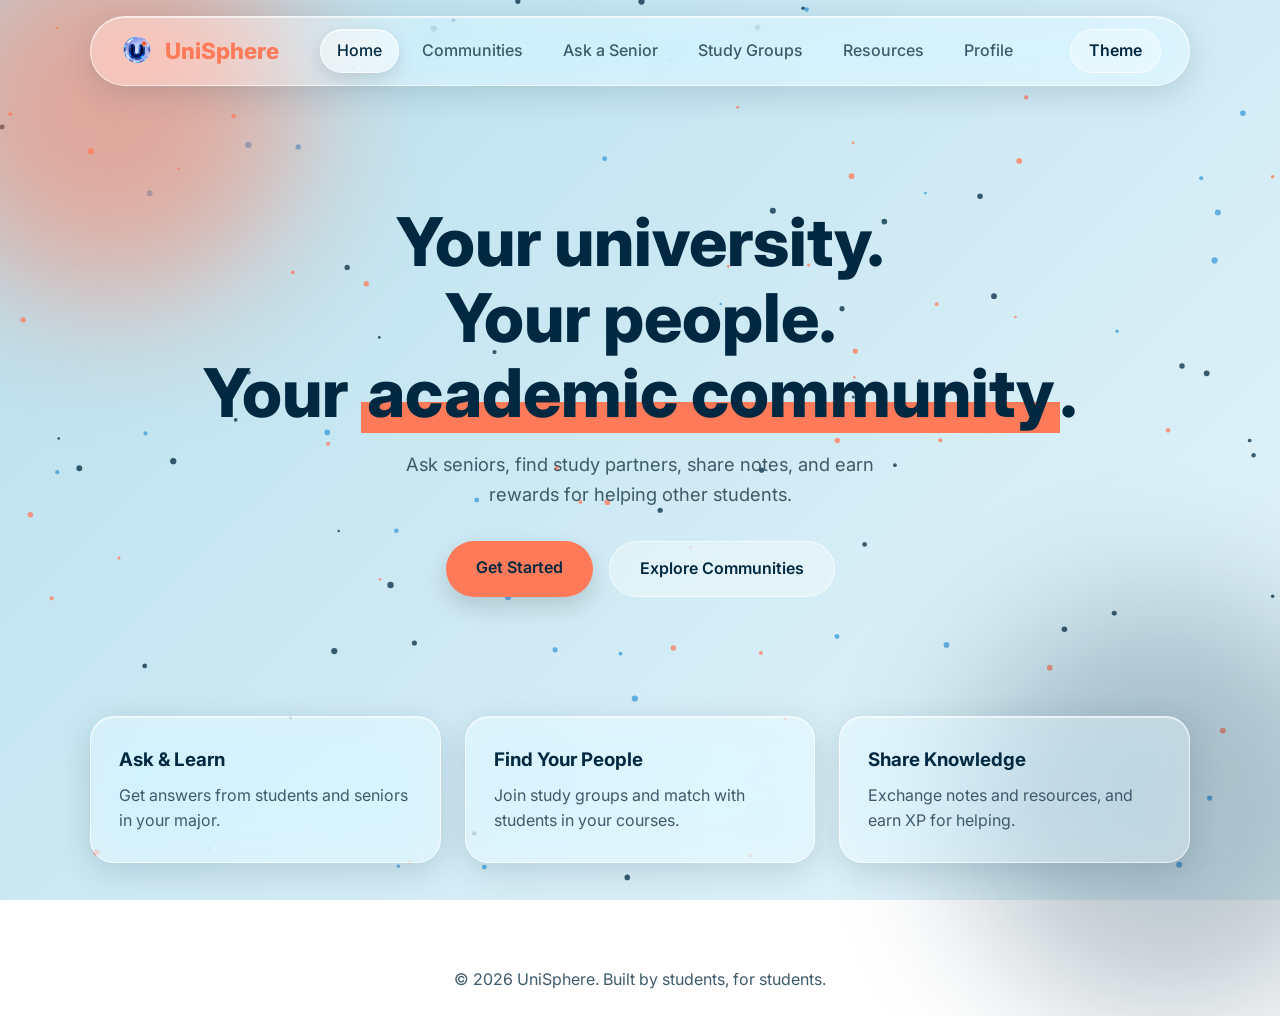
<file: index.html>
<!DOCTYPE html>
<html lang="en" data-theme="sky">
<head>
  <meta charset="UTF-8">
  <meta name="viewport" content="width=device-width, initial-scale=1.0">
  <title>UniSphere | Student Academic Community</title>
  <link rel="preconnect" href="https://fonts.googleapis.com">
  <link rel="preconnect" href="https://fonts.gstatic.com" crossorigin>
  <link href="https://fonts.googleapis.com/css2?family=Inter:wght@400;500;600;700;800&display=swap" rel="stylesheet">
  <link rel="stylesheet" href="css/style.css">
</head>
<body>

  <div class="blob blob-1"></div>
  <div class="blob blob-2"></div>

  <header class="navbar glass">
    <a href="index.html" class="logo">
      <img src="images/logo1.png" alt="UniSphere logo">
      <span class="logo-text">Uni<span>Sphere</span></span>
    </a>
    <nav>
      <a href="index.html" class="active">Home</a>
      <a href="communities.html">Communities</a>
      <a href="ask.html">Ask a Senior</a>
      <a href="groups.html">Study Groups</a>
      <a href="resources.html">Resources</a>
      <a href="profile.html">Profile</a>
    </nav>
    <button id="themeToggle" class="theme-btn" aria-label="Switch theme">Theme</button>
  </header>

  <main>
    <section class="hero">
      <h1>Your university.<br>Your people.<br>Your <span class="highlight">academic community</span>.</h1>
      <p>Ask seniors, find study partners, share notes, and earn rewards for helping other students.</p>
      <div class="hero-buttons">
        <a href="profile.html" class="btn btn-primary">Get Started</a>
        <a href="communities.html" class="btn btn-glass">Explore Communities</a>
      </div>
    </section>

    <section class="features">
      <article class="card glass">
        <h3>Ask &amp; Learn</h3>
        <p>Get answers from students and seniors in your major.</p>
      </article>
      <article class="card glass">
        <h3>Find Your People</h3>
        <p>Join study groups and match with students in your courses.</p>
      </article>
      <article class="card glass">
        <h3>Share Knowledge</h3>
        <p>Exchange notes and resources, and earn XP for helping.</p>
      </article>
    </section>
  </main>

  <footer class="footer">
    <p>&copy; 2026 UniSphere. Built by students, for students.</p>
  </footer>

  <script src="js/main.js"></script>
</body>
</html>
</file>
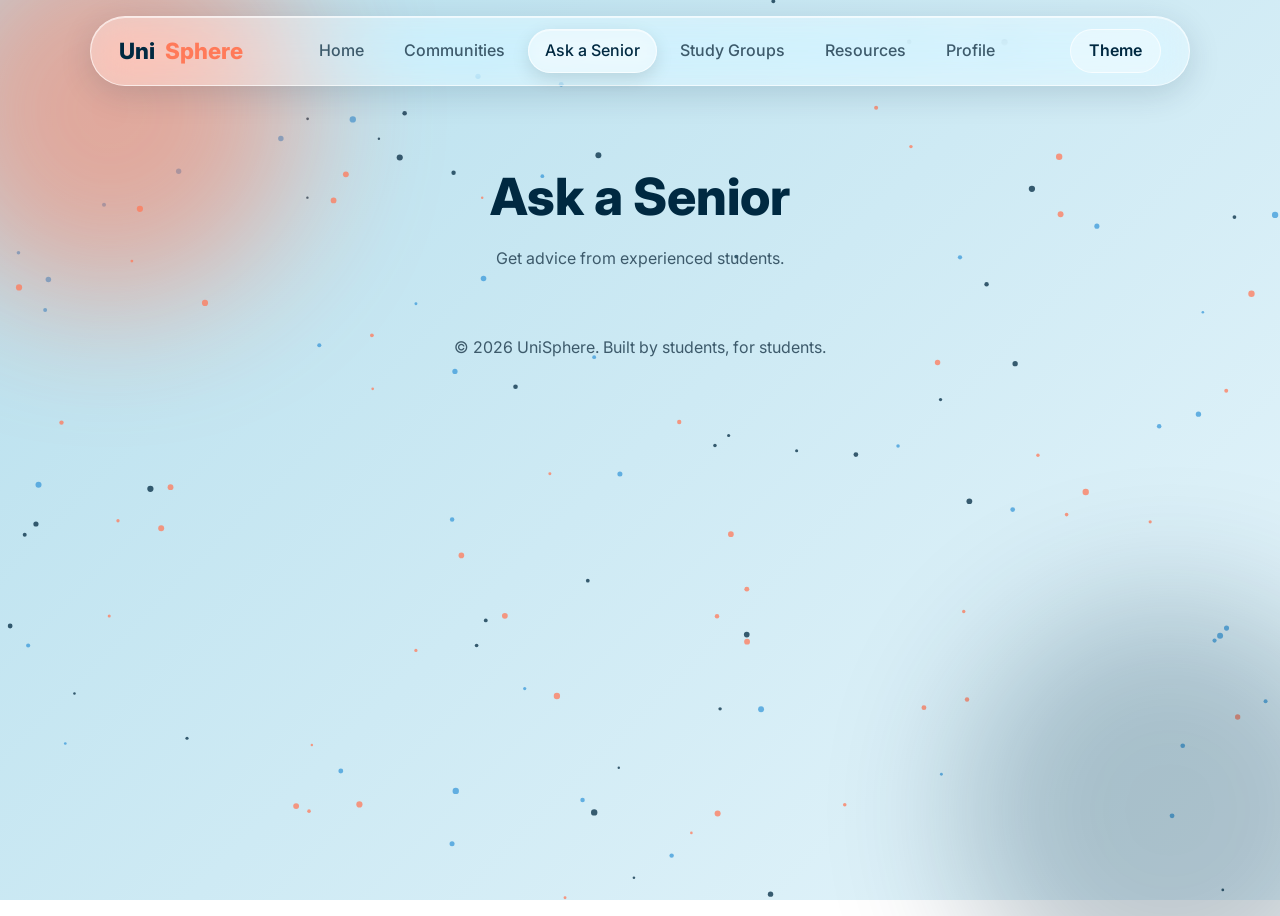
<file: ask.html>
<!DOCTYPE html>
<html lang="en" data-theme="sky">
<head>
  <meta charset="UTF-8">
  <meta name="viewport" content="width=device-width, initial-scale=1.0">
  <title>Ask a Senior | UniSphere</title>
  <link rel="preconnect" href="https://fonts.googleapis.com">
  <link rel="preconnect" href="https://fonts.gstatic.com" crossorigin>
  <link href="https://fonts.googleapis.com/css2?family=Inter:wght@400;500;600;700;800&display=swap" rel="stylesheet">
  <link rel="stylesheet" href="css/style.css">
</head>
<body>

  <div class="blob blob-1"></div>
  <div class="blob blob-2"></div>

  <header class="navbar glass">
    <a href="index.html" class="logo">Uni<span>Sphere</span></a>
    <nav>
      <a href="index.html">Home</a>
      <a href="communities.html">Communities</a>
      <a href="ask.html" class="active">Ask a Senior</a>
      <a href="groups.html">Study Groups</a>
      <a href="resources.html">Resources</a>
      <a href="profile.html">Profile</a>
    </nav>
    <button id="themeToggle" class="theme-btn" aria-label="Switch theme">Theme</button>
  </header>

  <main>
    <section class="page-title">
      <h1>Ask a Senior</h1>
      <p>Get advice from experienced students.</p>
    </section>

    <!-- Page content goes here -->
  </main>

  <footer class="footer">
    <p>&copy; 2026 UniSphere. Built by students, for students.</p>
  </footer>

  <script src="js/main.js"></script>
</body>
</html>
</file>
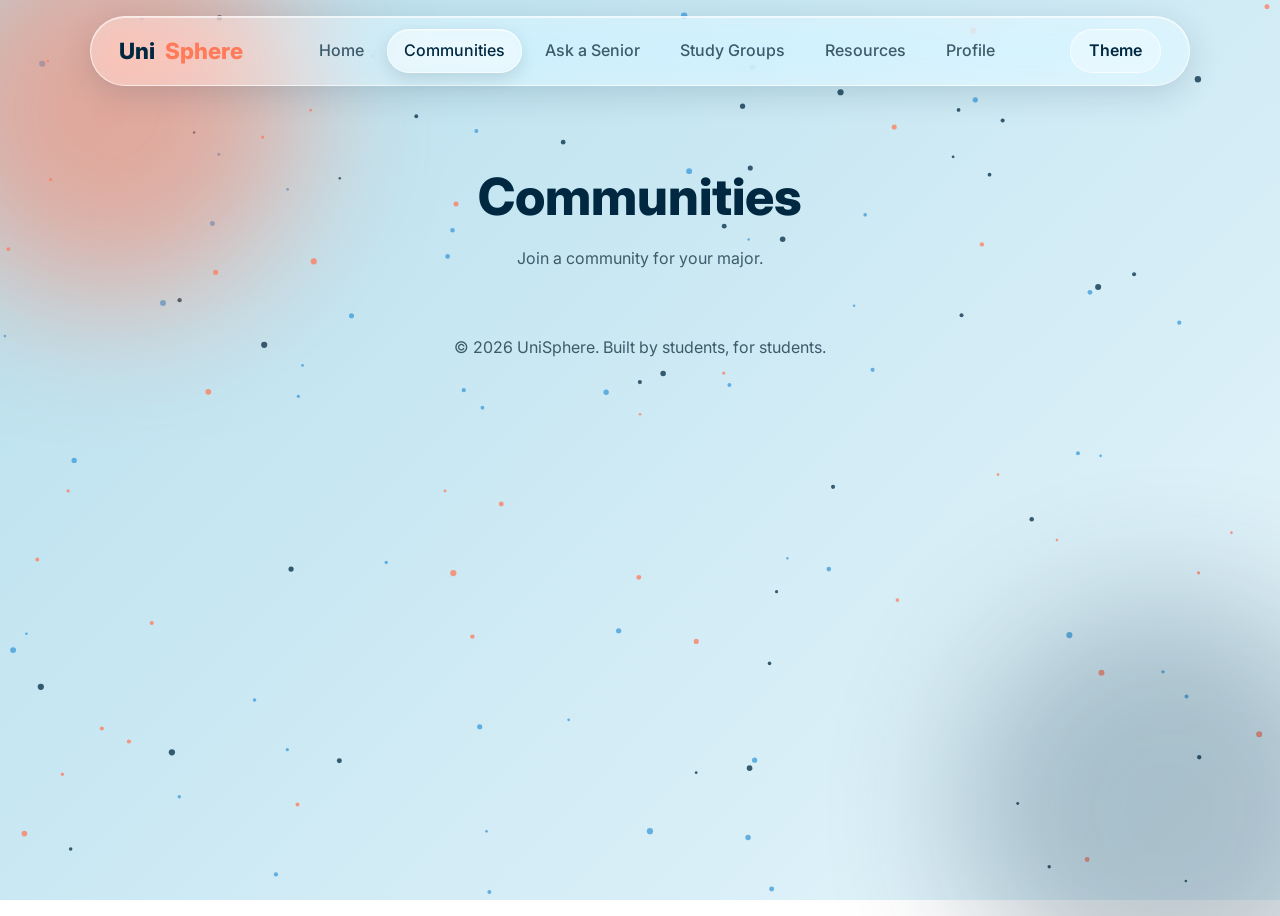
<file: communities.html>
<!DOCTYPE html>
<html lang="en" data-theme="sky">
<head>
  <meta charset="UTF-8">
  <meta name="viewport" content="width=device-width, initial-scale=1.0">
  <title>Communities | UniSphere</title>
  <link rel="preconnect" href="https://fonts.googleapis.com">
  <link rel="preconnect" href="https://fonts.gstatic.com" crossorigin>
  <link href="https://fonts.googleapis.com/css2?family=Inter:wght@400;500;600;700;800&display=swap" rel="stylesheet">
  <link rel="stylesheet" href="css/style.css">
</head>
<body>

  <div class="blob blob-1"></div>
  <div class="blob blob-2"></div>

  <header class="navbar glass">
    <a href="index.html" class="logo">Uni<span>Sphere</span></a>
    <nav>
      <a href="index.html">Home</a>
      <a href="communities.html" class="active">Communities</a>
      <a href="ask.html">Ask a Senior</a>
      <a href="groups.html">Study Groups</a>
      <a href="resources.html">Resources</a>
      <a href="profile.html">Profile</a>
    </nav>
    <button id="themeToggle" class="theme-btn" aria-label="Switch theme">Theme</button>
  </header>

  <main>
    <section class="page-title">
      <h1>Communities</h1>
      <p>Join a community for your major.</p>
    </section>

    <!-- Page content goes here -->
  </main>

  <footer class="footer">
    <p>&copy; 2026 UniSphere. Built by students, for students.</p>
  </footer>

  <script src="js/main.js"></script>
</body>
</html>
</file>
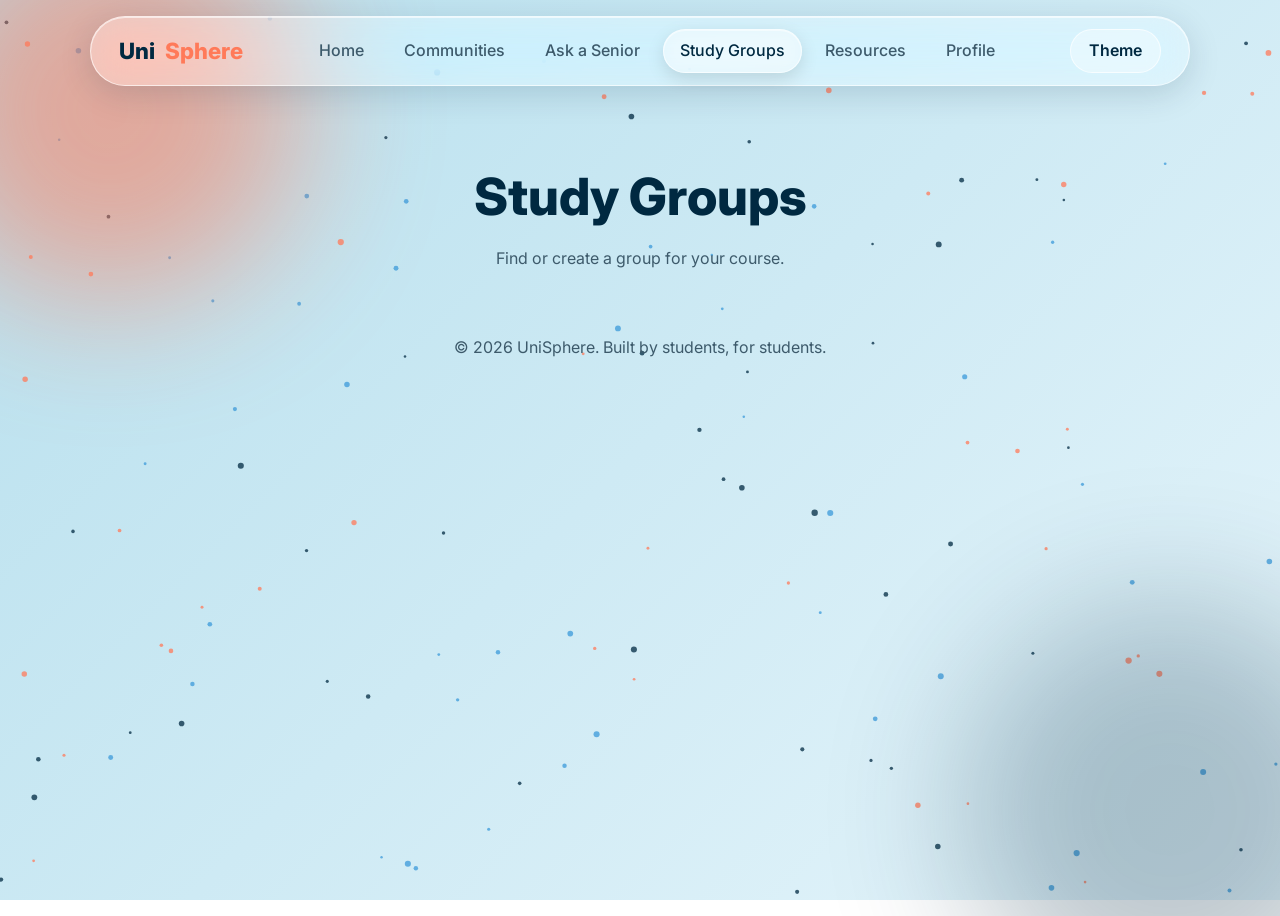
<file: groups.html>
<!DOCTYPE html>
<html lang="en" data-theme="sky">
<head>
  <meta charset="UTF-8">
  <meta name="viewport" content="width=device-width, initial-scale=1.0">
  <title>Study Groups | UniSphere</title>
  <link rel="preconnect" href="https://fonts.googleapis.com">
  <link rel="preconnect" href="https://fonts.gstatic.com" crossorigin>
  <link href="https://fonts.googleapis.com/css2?family=Inter:wght@400;500;600;700;800&display=swap" rel="stylesheet">
  <link rel="stylesheet" href="css/style.css">
</head>
<body>

  <div class="blob blob-1"></div>
  <div class="blob blob-2"></div>

  <header class="navbar glass">
    <a href="index.html" class="logo">Uni<span>Sphere</span></a>
    <nav>
      <a href="index.html">Home</a>
      <a href="communities.html">Communities</a>
      <a href="ask.html">Ask a Senior</a>
      <a href="groups.html" class="active">Study Groups</a>
      <a href="resources.html">Resources</a>
      <a href="profile.html">Profile</a>
    </nav>
    <button id="themeToggle" class="theme-btn" aria-label="Switch theme">Theme</button>
  </header>

  <main>
    <section class="page-title">
      <h1>Study Groups</h1>
      <p>Find or create a group for your course.</p>
    </section>

    <!-- Page content goes here -->
  </main>

  <footer class="footer">
    <p>&copy; 2026 UniSphere. Built by students, for students.</p>
  </footer>

  <script src="js/main.js"></script>
</body>
</html>
</file>
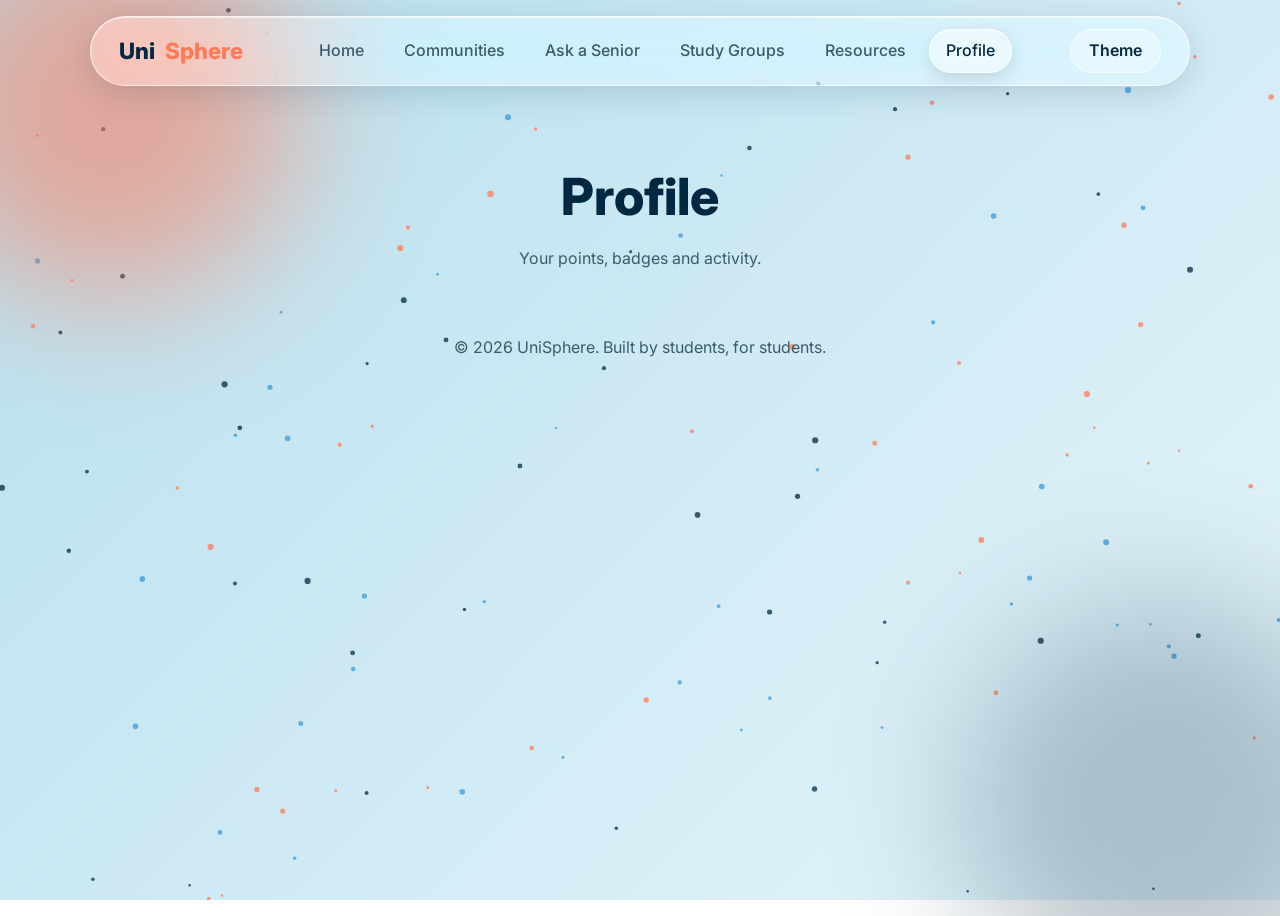
<file: profile.html>
<!DOCTYPE html>
<html lang="en" data-theme="sky">
<head>
  <meta charset="UTF-8">
  <meta name="viewport" content="width=device-width, initial-scale=1.0">
  <title>Profile | UniSphere</title>
  <link rel="preconnect" href="https://fonts.googleapis.com">
  <link rel="preconnect" href="https://fonts.gstatic.com" crossorigin>
  <link href="https://fonts.googleapis.com/css2?family=Inter:wght@400;500;600;700;800&display=swap" rel="stylesheet">
  <link rel="stylesheet" href="css/style.css">
</head>
<body>

  <div class="blob blob-1"></div>
  <div class="blob blob-2"></div>

  <header class="navbar glass">
    <a href="index.html" class="logo">Uni<span>Sphere</span></a>
    <nav>
      <a href="index.html">Home</a>
      <a href="communities.html">Communities</a>
      <a href="ask.html">Ask a Senior</a>
      <a href="groups.html">Study Groups</a>
      <a href="resources.html">Resources</a>
      <a href="profile.html" class="active">Profile</a>
    </nav>
    <button id="themeToggle" class="theme-btn" aria-label="Switch theme">Theme</button>
  </header>

  <main>
    <section class="page-title">
      <h1>Profile</h1>
      <p>Your points, badges and activity.</p>
    </section>

    <!-- Page content goes here -->
  </main>

  <footer class="footer">
    <p>&copy; 2026 UniSphere. Built by students, for students.</p>
  </footer>

  <script src="js/main.js"></script>
</body>
</html>
</file>
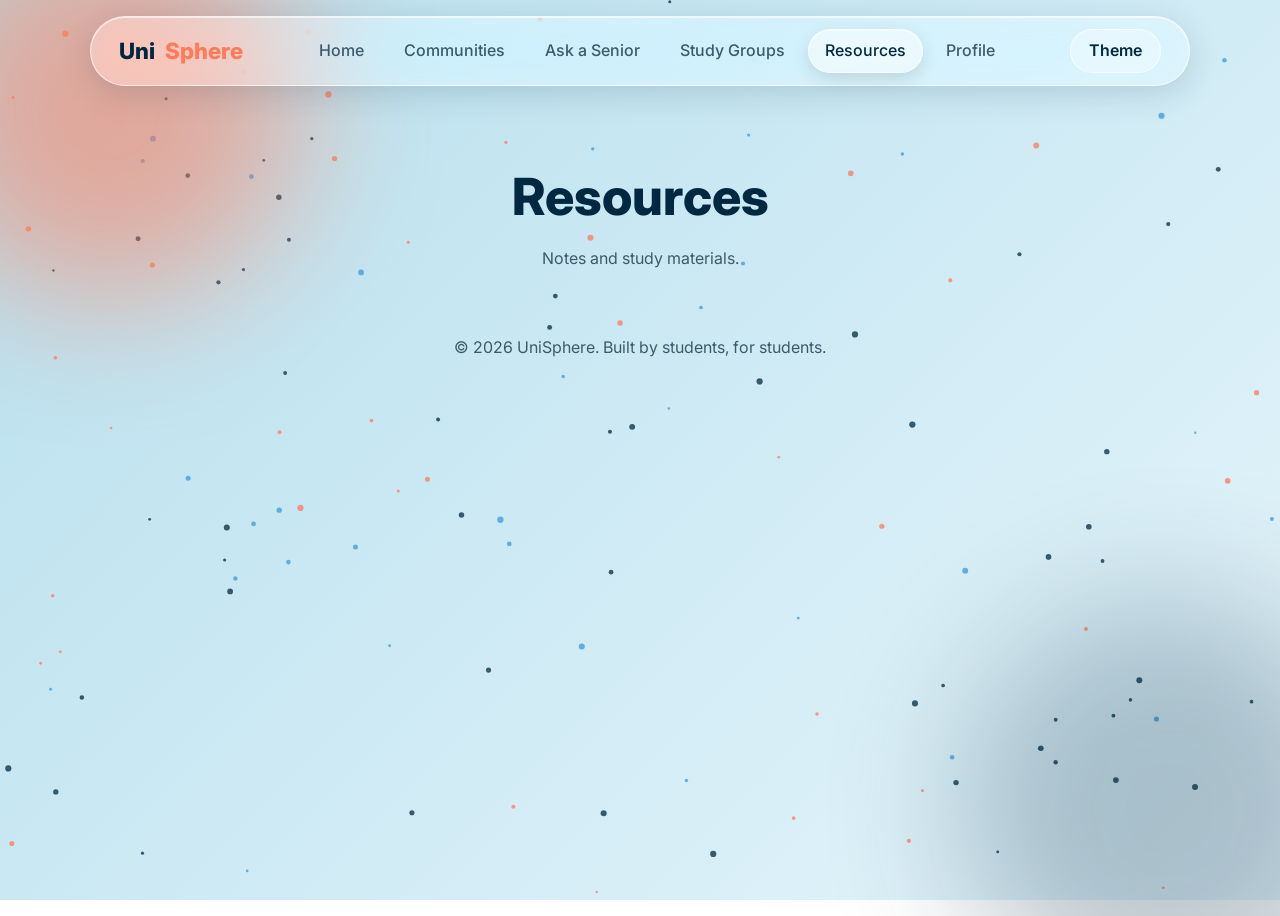
<file: resources.html>
<!DOCTYPE html>
<html lang="en" data-theme="sky">
<head>
  <meta charset="UTF-8">
  <meta name="viewport" content="width=device-width, initial-scale=1.0">
  <title>Resources | UniSphere</title>
  <link rel="preconnect" href="https://fonts.googleapis.com">
  <link rel="preconnect" href="https://fonts.gstatic.com" crossorigin>
  <link href="https://fonts.googleapis.com/css2?family=Inter:wght@400;500;600;700;800&display=swap" rel="stylesheet">
  <link rel="stylesheet" href="css/style.css">
</head>
<body>

  <div class="blob blob-1"></div>
  <div class="blob blob-2"></div>

  <header class="navbar glass">
    <a href="index.html" class="logo">Uni<span>Sphere</span></a>
    <nav>
      <a href="index.html">Home</a>
      <a href="communities.html">Communities</a>
      <a href="ask.html">Ask a Senior</a>
      <a href="groups.html">Study Groups</a>
      <a href="resources.html" class="active">Resources</a>
      <a href="profile.html">Profile</a>
    </nav>
    <button id="themeToggle" class="theme-btn" aria-label="Switch theme">Theme</button>
  </header>

  <main>
    <section class="page-title">
      <h1>Resources</h1>
      <p>Notes and study materials.</p>
    </section>

    <!-- Page content goes here -->
  </main>

  <footer class="footer">
    <p>&copy; 2026 UniSphere. Built by students, for students.</p>
  </footer>

  <script src="js/main.js"></script>
</body>
</html>
</file>
<file: css/style.css>
/* ===== THEMES ===== */

/* Sky: soft blue, midnight navy, coral orange */
:root,
[data-theme="sky"] {
  --bg-1: #B6DFED;
  --bg-2: #e6f5fb;
  --text: #002941;
  --muted: #3d5a6b;
  --accent: #FF7A59;
  --on-accent: #002941;
  --glass: rgba(255, 255, 255, 0.35);
  --glass-border: rgba(255, 255, 255, 0.65);
  --shadow: 0 8px 32px rgba(0, 41, 65, 0.15);
  --dot-1: #002941;
  --dot-2: #3b9ad9;
  --dot-3: #FF7A59;
}

/* Night: raven black, powder blue, poppy red */
[data-theme="night"] {
  --bg-1: #0D0D0F;
  --bg-2: #1a1c24;
  --text: #B0E0E6;
  --muted: #8fb0b8;
  --accent: #E03A3E;
  --on-accent: #ffffff;
  --glass: rgba(176, 224, 230, 0.08);
  --glass-border: rgba(176, 224, 230, 0.22);
  --shadow: 0 8px 32px rgba(0, 0, 0, 0.5);
   --dot-1: #B0E0E6;
  --dot-2: #6ea8ff;
  --dot-3: #E03A3E;
}

/* ===== BASE ===== */
* { margin: 0; padding: 0; box-sizing: border-box; }

html { scroll-behavior: smooth; }

body {
  font-family: 'Inter', sans-serif;
  color: var(--text);
  line-height: 1.6;
  min-height: 100vh;
  background: linear-gradient(135deg, var(--bg-1), var(--bg-2));
  background-attachment: fixed;
  transition: background 0.4s, color 0.4s;
}

a { text-decoration: none; color: inherit; }

/* ===== LIQUID GLASS ===== */
.glass {
  background: var(--glass);
  backdrop-filter: blur(18px) saturate(160%);
  -webkit-backdrop-filter: blur(18px) saturate(160%);
  border: 1px solid var(--glass-border);
  box-shadow: var(--shadow), inset 0 1px 0 rgba(255, 255, 255, 0.6);
}

/* Floating background blobs */
.blob {
  position: fixed;
  border-radius: 50%;
  filter: blur(70px);
  z-index: -1;
  animation: float 14s ease-in-out infinite alternate;
}

.blob-1 {
  width: 380px; height: 380px;
  background: var(--accent);
  opacity: 0.55;
  top: -80px; left: -80px;
}

.blob-2 {
  width: 420px; height: 420px;
  background: var(--text);
  opacity: 0.25;
  bottom: -120px; right: -100px;
  animation-delay: -5s;
}

@keyframes float {
  from { transform: translate(0, 0) scale(1); }
  to   { transform: translate(40px, 30px) scale(1.1); }
}

/* ===== NAVBAR ===== */
.navbar {
  position: sticky;
  top: 16px;
  z-index: 100;
  width: min(1100px, 92%);
  margin: 16px auto 0;
  padding: 12px 28px;
  border-radius: 999px;
  display: flex;
  justify-content: space-between;
  align-items: center;
  gap: 16px;
}

.logo { font-size: 1.4rem; font-weight: 800; }
.logo span { color: var(--accent); }

.navbar nav { display: flex; gap: 6px; }

.navbar nav a {
  font-weight: 500;
  color: var(--muted);
  padding: 8px 16px;
  border-radius: 999px;
  border: 1px solid transparent;
  transition: transform 0.25s ease, background 0.25s, border-color 0.25s,
              color 0.25s, box-shadow 0.25s;
}

.navbar nav a:hover,
.navbar nav a.active {
  color: var(--text);
  background: var(--glass);
  border-color: var(--glass-border);
  backdrop-filter: blur(10px);
  -webkit-backdrop-filter: blur(10px);
  box-shadow: 0 6px 18px rgba(0, 0, 0, 0.12),
              inset 0 1px 0 rgba(255, 255, 255, 0.5);
}

.navbar nav a:hover {
  transform: scale(1.12) translateY(-2px);
}

.theme-btn {
  font: inherit;
  font-weight: 600;
  padding: 8px 18px;
  border-radius: 999px;
  border: 1px solid var(--glass-border);
  background: var(--glass);
  color: var(--text);
  cursor: pointer;
  transition: transform 0.2s;
}

.theme-btn:hover { transform: scale(1.06); }

/* ===== HERO ===== */
.hero {
  min-height: 70vh;
  display: flex;
  flex-direction: column;
  justify-content: center;
  align-items: center;
  text-align: center;
  padding: 60px 6%;
}

.hero h1 {
  font-size: clamp(2.4rem, 6vw, 4.2rem);
  font-weight: 800;
  line-height: 1.12;
  margin-bottom: 20px;
}

.highlight {
  background: linear-gradient(transparent 62%, var(--accent) 62%);
  padding: 0 6px;
}

.hero p {
  max-width: 540px;
  color: var(--muted);
  font-size: 1.15rem;
  margin-bottom: 32px;
}

.hero-buttons { display: flex; gap: 16px; flex-wrap: wrap; justify-content: center; }

/* ===== BUTTONS ===== */
.btn {
  padding: 14px 30px;
  border-radius: 999px;
  font-weight: 600;
  transition: transform 0.25s, box-shadow 0.25s;
}

.btn:hover { transform: translateY(-3px); }

.btn-primary {
  background: var(--accent);
  color: var(--on-accent);
  box-shadow: 0 10px 24px rgba(0, 0, 0, 0.15);
}

.btn-glass {
  background: var(--glass);
  border: 1px solid var(--glass-border);
  backdrop-filter: blur(12px);
  -webkit-backdrop-filter: blur(12px);
}

/* ===== FEATURE CARDS ===== */
.features {
  width: min(1100px, 92%);
  margin: 0 auto 80px;
  display: grid;
  grid-template-columns: repeat(auto-fit, minmax(240px, 1fr));
  gap: 24px;
}

.card {
  padding: 28px;
  border-radius: 24px;
  transition: transform 0.3s;
}

.card:hover { transform: translateY(-6px); }

.card h3 { margin-bottom: 8px; }
.card p { color: var(--muted); }

/* ===== FOOTER ===== */
.footer {
  text-align: center;
  padding: 24px;
  color: var(--muted);
}

/* ===== MOBILE ===== */
@media (max-width: 800px) {
  .navbar {
    flex-direction: column;
    border-radius: 28px;
    padding: 16px;
  }
  .navbar nav { flex-wrap: wrap; justify-content: center; gap: 12px; }
}

@media (prefers-reduced-motion: reduce) {
  .blob { animation: none; }
}

.dots-canvas {
  position: fixed;
  inset: 0;
  z-index: -1;
  pointer-events: none;
}

.card {
  position: relative;
  overflow: hidden;
  transition: transform 0.15s ease-out;
}

.card::before {
  content: "";
  position: absolute;
  inset: 0;
  background: radial-gradient(240px circle at var(--mx, 50%) var(--my, 50%), rgba(255, 255, 255, 0.35), transparent 60%);
  opacity: 0;
  transition: opacity 0.3s;
  pointer-events: none;
}

.card:hover::before { opacity: 1; }

/* ===== PAGE TITLE (inner pages) ===== */
.page-title {
  text-align: center;
  padding: 70px 6% 40px;
}

.page-title h1 {
  font-size: clamp(2rem, 5vw, 3.2rem);
  font-weight: 800;
}

.page-title p {
  color: var(--muted);
  margin-top: 8px;
}

/* ===== LOGO ===== */
.logo {
  display: flex;
  align-items: center;
  gap: 10px;
}

.logo img {
  height: 36px;
  width: auto;
}

.logo-text span { color: var(--accent); }
</file>
